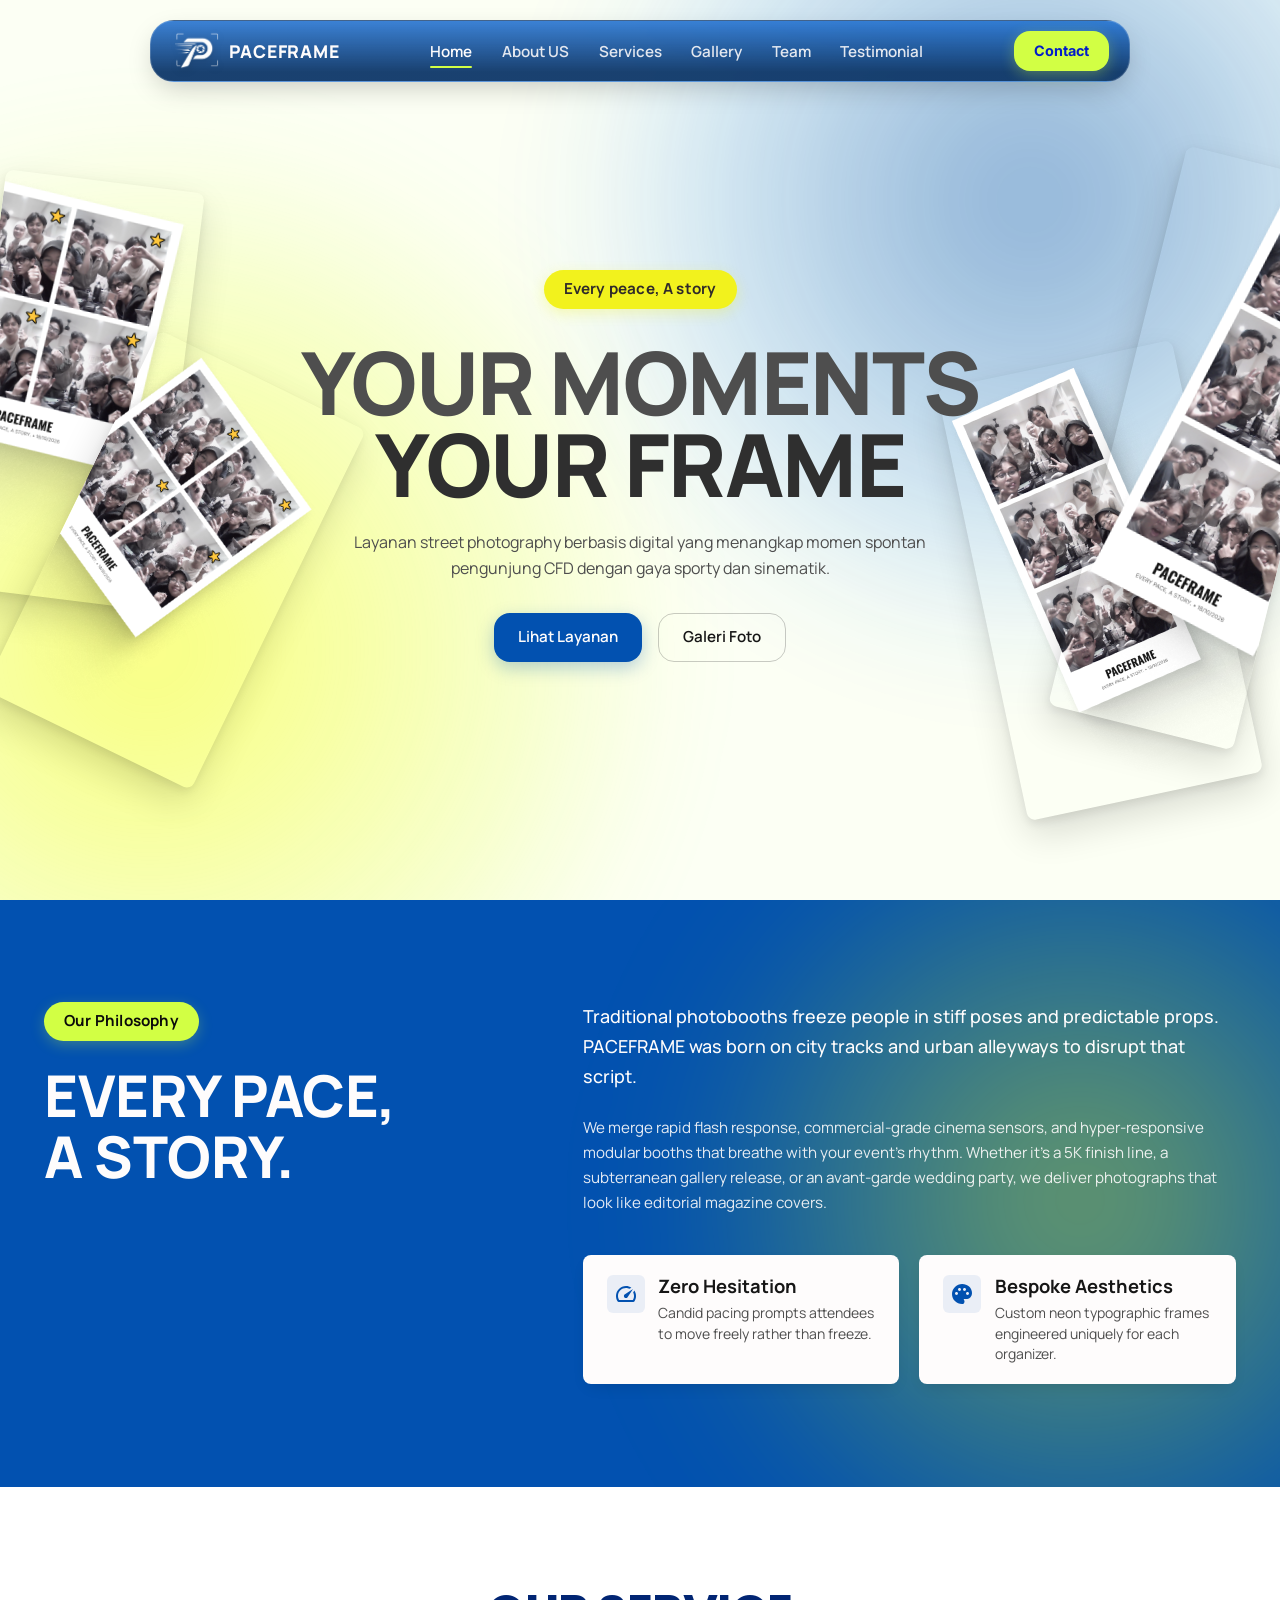
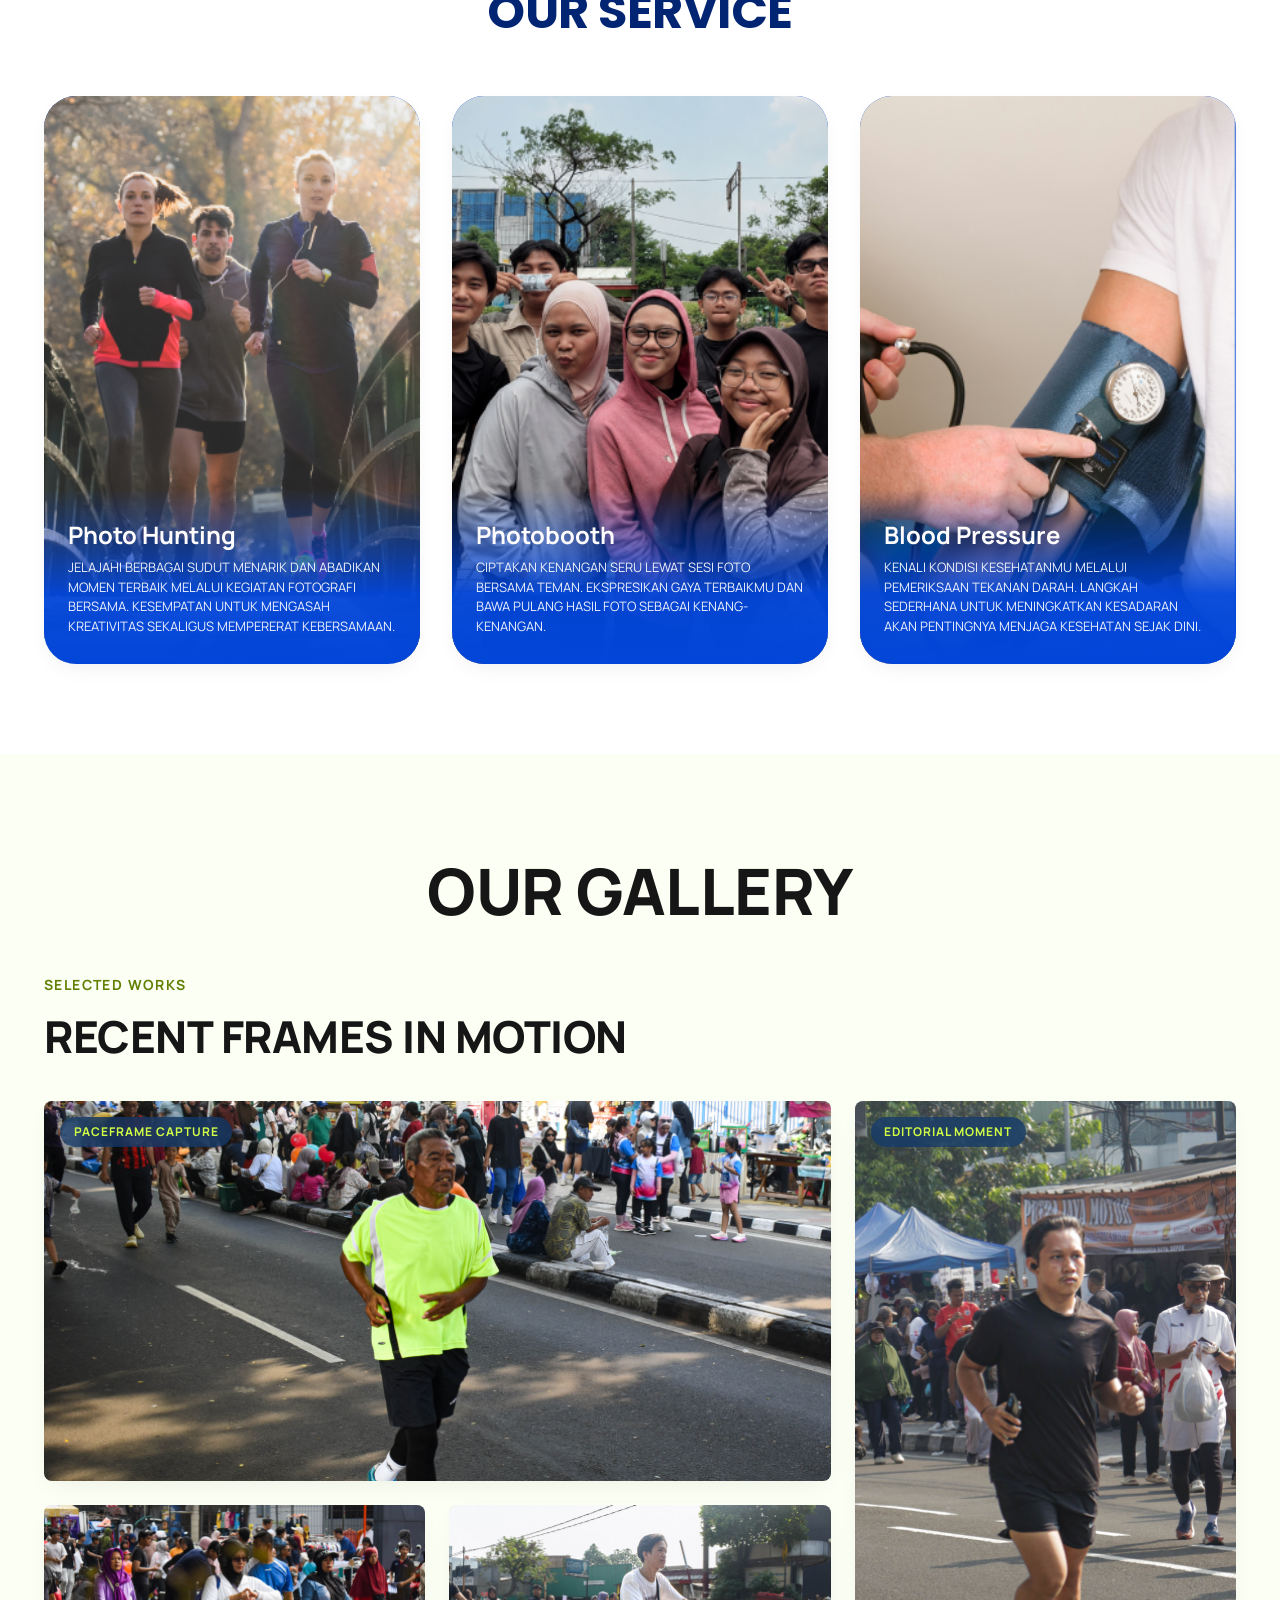
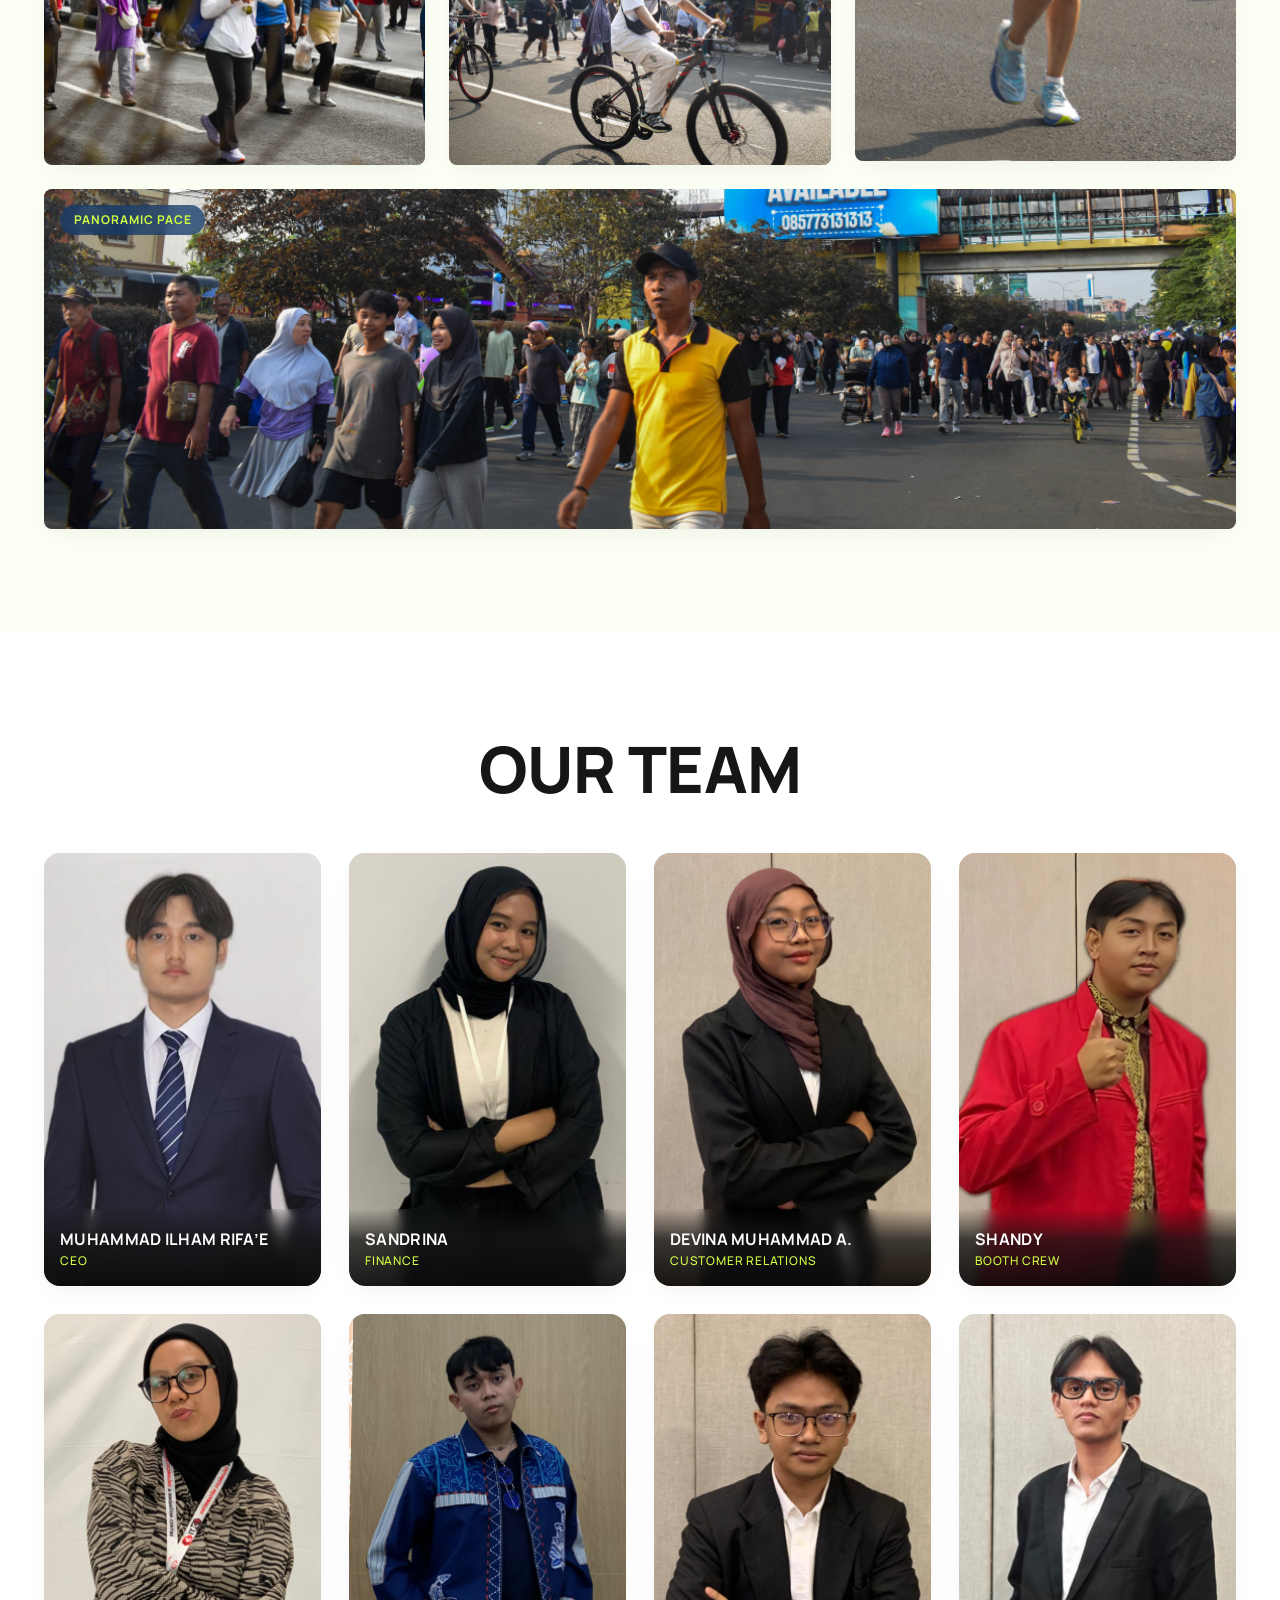
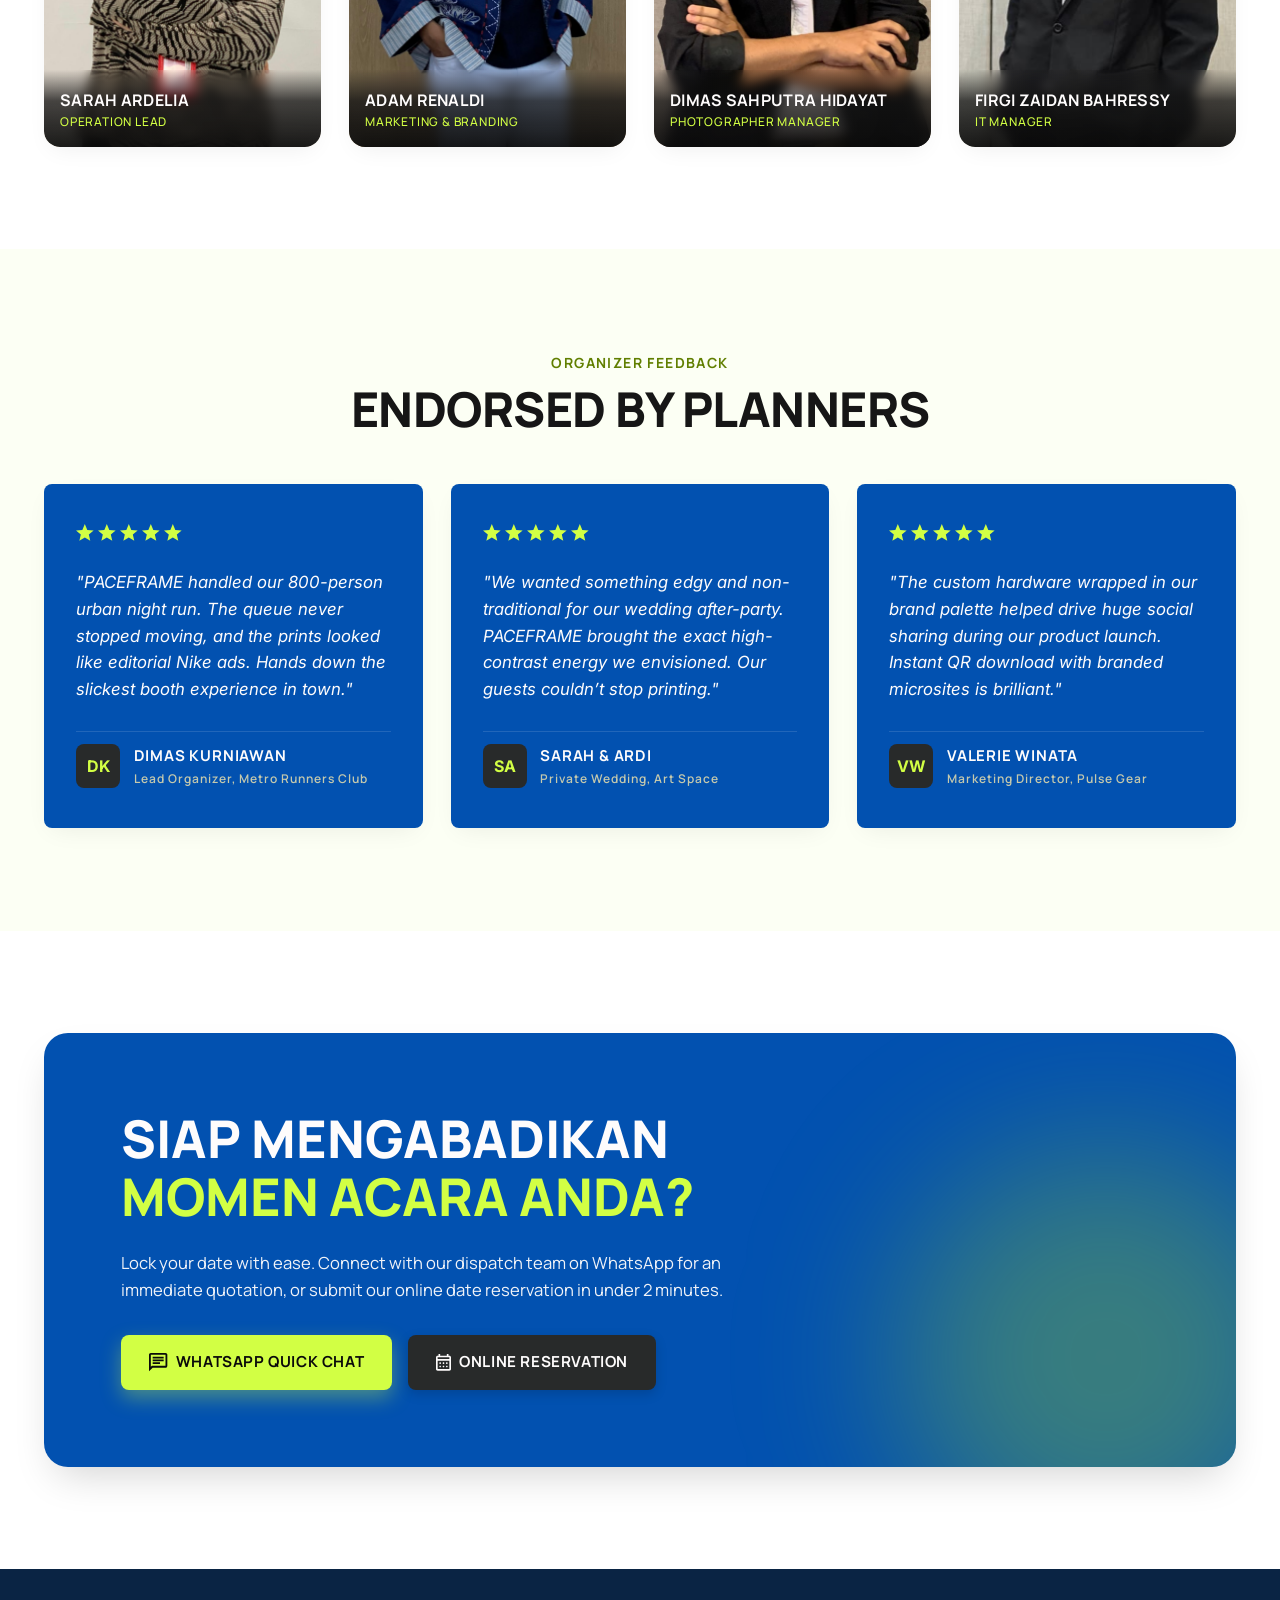
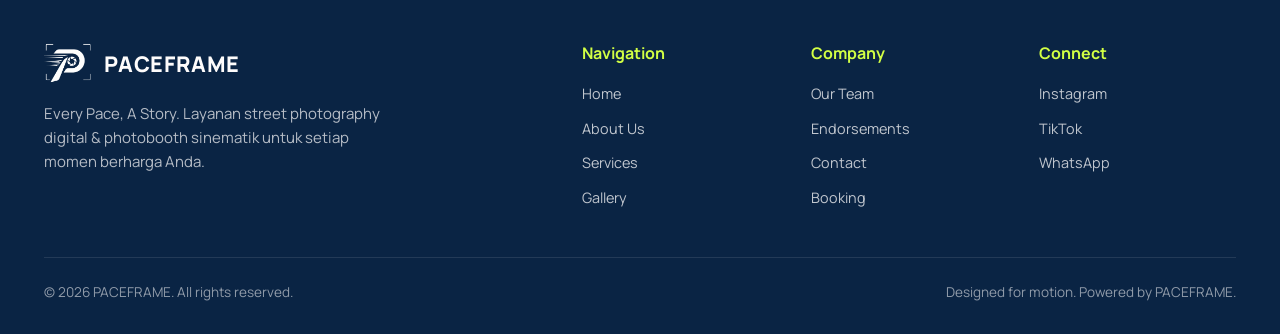
<file: index.html>
<!DOCTYPE html>
<html lang="id">
<head>
  <meta charset="UTF-8">
  <meta name="viewport" content="width=device-width, initial-scale=1.0">
  <title>PACEFRAME — Every Pace, A Story | Street Photography Digital</title>
  <meta name="description" content="Layanan street photography berbasis digital yang menangkap momen spontan pengunjung CFD dengan gaya sporty dan sinematik.">
  
  <!-- Favicon -->
  <link rel="icon" type="image/png" href="assets/images/logo.png">

  <!-- Google Fonts: Manrope, Inter, Poppins -->
  <link rel="preconnect" href="https://fonts.googleapis.com">
  <link rel="preconnect" href="https://fonts.gstatic.com" crossorigin>
  <link href="https://fonts.googleapis.com/css2?family=Inter:ital,wght@0,400;0,600;0,700;1,400&family=Manrope:wght@400;500;600;700;800&family=Poppins:wght@600;700;800&display=swap" rel="stylesheet">

  <!-- Main Stylesheet -->
  <link rel="stylesheet" href="style.css">
</head>
<body>

  <!-- ==================== HEADER & NAVBAR ==================== -->
  <header class="site-header" id="header">
    <nav class="navbar" aria-label="Main Navigation">
      <a href="#home" class="nav-brand" aria-label="PACEFRAME Home">
        <img src="assets/images/logo.png" alt="PACEFRAME Logo" class="brand-logo" width="44" height="40">
        <span class="brand-name">PACEFRAME</span>
      </a>

      <!-- Desktop Nav Links -->
      <div class="nav-menu" id="navMenu">
        <ul class="nav-links">
          <li><a href="#home" class="nav-link active">Home</a></li>
          <li><a href="#about" class="nav-link">About US</a></li>
          <li><a href="#services" class="nav-link">Services</a></li>
          <li><a href="#gallery" class="nav-link">Gallery</a></li>
          <li><a href="#team" class="nav-link">Team</a></li>
          <li><a href="#testimonial" class="nav-link">Testimonial</a></li>
        </ul>
        <div class="mobile-cta-wrapper">
          <a href="#contact" class="btn btn-lime nav-cta-btn">Contact</a>
        </div>
      </div>

      <!-- Desktop CTA Button -->
      <div class="nav-actions">
        <a href="#contact" class="btn btn-lime nav-cta-btn desktop-only">Contact</a>
        <!-- Mobile Hamburger Toggle -->
        <button class="menu-toggle" id="menuToggle" aria-label="Toggle navigation menu" aria-expanded="false" aria-controls="navMenu">
          <span class="bar"></span>
          <span class="bar"></span>
          <span class="bar"></span>
        </button>
      </div>
    </nav>
  </header>

  <!-- ==================== MAIN CONTENT ==================== -->
  <main>

    <!-- ==================== HERO SECTION ==================== -->
    <section class="hero-section" id="home">
      <!-- Ambient Glow Blobs -->
      <div class="ambient-glow glow-blue" aria-hidden="true"></div>
      <div class="ambient-glow glow-lime" aria-hidden="true"></div>

      <!-- Floating Frame Images (Left Flank) -->
      <div class="hero-floating-frames left-frames" aria-hidden="true">
        <div class="floating-card frame-card-1">
          <img src="assets/images/hero-frame-3.png" alt="CFD Runner Snapshot" width="204" height="428" loading="eager">
        </div>
        <div class="floating-card frame-card-2">
          <img src="assets/images/hero-frame-4.png" alt="Street Photography Frame" width="275" height="478" loading="eager">
        </div>
      </div>

      <!-- Hero Main Content -->
      <div class="container hero-container">
        <div class="hero-content">
          <div class="badge-pill badge-hero">
            <span>Every peace, A story</span>
          </div>

          <h1 class="hero-title">
            <span class="title-gray">YOUR MOMENTS</span>
            <span class="title-dark">YOUR FRAME</span>
          </h1>

          <p class="hero-description">
            Layanan street photography berbasis digital yang menangkap momen spontan pengunjung CFD dengan gaya sporty dan sinematik.
          </p>

          <div class="hero-cta-group">
            <a href="#services" class="btn btn-primary">Lihat Layanan</a>
            <a href="#gallery" class="btn btn-outline">Galeri Foto</a>
          </div>
        </div>

        <!-- Mobile/Tablet Hero Showcase Slider -->
        <div class="hero-mobile-showcase">
          <div class="showcase-card">
            <img src="assets/images/hero-frame-4.png" alt="Street Snapshot" loading="eager">
          </div>
          <div class="showcase-card">
            <img src="assets/images/hero-frame-2.png" alt="Paceframe Portrait" loading="eager">
          </div>
          <div class="showcase-card">
            <img src="assets/images/hero-frame-1.png" alt="CFD Frame" loading="eager">
          </div>
        </div>
      </div>

      <!-- Floating Frame Images (Right Flank) -->
      <div class="hero-floating-frames right-frames" aria-hidden="true">
        <div class="floating-card frame-card-3">
          <img src="assets/images/hero-frame-2.png" alt="Urban Runner Moment" width="376" height="691" loading="eager">
        </div>
        <div class="floating-card frame-card-4">
          <img src="assets/images/hero-frame-1.png" alt="Cinematic Frame" width="204" height="618" loading="eager">
        </div>
      </div>
    </section>

    <!-- ==================== PHILOSOPHY SECTION ==================== -->
    <section class="philosophy-section" id="about">
      <div class="philosophy-glow" aria-hidden="true"></div>
      <div class="container philosophy-container">
        
        <!-- Left: Heading & Badge -->
        <div class="philosophy-header">
          <div class="badge-pill badge-lime">Our Philosophy</div>
          <h2 class="philosophy-title">
            EVERY PACE,<br>A STORY.
          </h2>
        </div>

        <!-- Right: Editorial Narrative & Feature Highlights -->
        <div class="philosophy-narrative">
          <p class="lead-text">
            Traditional photobooths freeze people in stiff poses and predictable props. PACEFRAME was born on city tracks and urban alleyways to disrupt that script.
          </p>
          <p class="body-text">
            We merge rapid flash response, commercial-grade cinema sensors, and hyper-responsive modular booths that breathe with your event’s rhythm. Whether it’s a 5K finish line, a subterranean gallery release, or an avant-garde wedding party, we deliver photographs that look like editorial magazine covers.
          </p>

          <!-- Feature Cards -->
          <div class="philosophy-features">
            <!-- Feature 1: Zero Hesitation -->
            <div class="feature-card">
              <div class="feature-icon" aria-hidden="true">
                <svg width="20" height="16" viewBox="0 0 20 16" fill="none" xmlns="http://www.w3.org/2000/svg">
                  <path d="M8.45 11.5C8.85 11.9 9.36667 12.0958 10 12.0875C10.6333 12.0792 11.1 11.85 11.4 11.4L17 3L8.6 8.6C8.15 8.9 7.9125 9.35833 7.8875 9.975C7.8625 10.5917 8.05 11.1 8.45 11.5M10 0C10.9833 0 11.9292 0.1375 12.8375 0.4125C13.7458 0.6875 14.6 1.1 15.4 1.65L13.5 2.85C12.95 2.56667 12.3792 2.35417 11.7875 2.2125C11.1958 2.07083 10.6 2 10 2C7.78333 2 5.89583 2.77917 4.3375 4.3375C2.77917 5.89583 2 7.78333 2 10C2 10.7 2.09583 11.3917 2.2875 12.075C2.47917 12.7583 2.75 13.4 3.1 14H16.9C17.2833 13.3667 17.5625 12.7083 17.7375 12.025C17.9125 11.3417 18 10.6333 18 9.9C18 9.3 17.9292 8.71667 17.7875 8.15C17.6458 7.58333 17.4333 7.03333 17.15 6.5L18.35 4.6C18.85 5.38333 19.2458 6.21667 19.5375 7.1C19.8292 7.98333 19.9833 8.9 20 9.85C20.0167 10.8 19.9083 11.7083 19.675 12.575C19.4417 13.4417 19.1 14.2667 18.65 15.05C18.4667 15.35 18.2167 15.5833 17.9 15.75C17.5833 15.9167 17.25 16 16.9 16H3.1C2.75 16 2.41667 15.9167 2.1 15.75C1.78333 15.5833 1.53333 15.35 1.35 15.05C0.916667 14.3 0.583333 13.5042 0.35 12.6625C0.116667 11.8208 0 10.9333 0 10C0 8.61667 0.2625 7.32083 0.7875 6.1125C1.3125 4.90417 2.02917 3.84583 2.9375 2.9375C3.84583 2.02917 4.90833 1.3125 6.125 0.7875C7.34167 0.2625 8.63333 0 10 0V0M10.175 7.825V7.825" fill="#0251B0"/>
                </svg>
              </div>
              <div class="feature-text">
                <h3 class="feature-title">Zero Hesitation</h3>
                <p class="feature-desc">Candid pacing prompts attendees to move freely rather than freeze.</p>
              </div>
            </div>

            <!-- Feature 2: Bespoke Aesthetics -->
            <div class="feature-card">
              <div class="feature-icon" aria-hidden="true">
                <svg width="20" height="20" viewBox="0 0 20 20" fill="none" xmlns="http://www.w3.org/2000/svg">
                  <path d="M10 20C8.63333 20 7.34167 19.7375 6.125 19.2125C4.90833 18.6875 3.84583 17.9708 2.9375 17.0625C2.02917 16.1542 1.3125 15.0917 0.7875 13.875C0.2625 12.6583 0 11.3667 0 10C0 8.61667 0.270833 7.31667 0.8125 6.1C1.35417 4.88333 2.0875 3.825 3.0125 2.925C3.9375 2.025 5.01667 1.3125 6.25 0.7875C7.48333 0.2625 8.8 0 10.2 0C11.5333 0 12.7917 0.229167 13.975 0.6875C15.1583 1.14583 16.1958 1.77917 17.0875 2.5875C17.9792 3.39583 18.6875 4.35417 19.2125 5.4625C19.7375 6.57083 20 7.76667 20 9.05C20 10.9667 19.4167 12.4375 18.25 13.4625C17.0833 14.4875 15.6667 15 14 15H12.15C12 15 11.8958 15.0417 11.8375 15.125C11.7792 15.2083 11.75 15.3 11.75 15.4C11.75 15.6 11.875 15.8875 12.125 16.2625C12.375 16.6375 12.5 17.0667 12.5 17.55C12.5 18.3833 12.2708 19 11.8125 19.4C11.3542 19.8 10.75 20 10 20M4.5 11C4.93333 11 5.29167 10.8583 5.575 10.575C5.85833 10.2917 6 9.93333 6 9.5C6 9.06667 5.85833 8.70833 5.575 8.425C5.29167 8.14167 4.93333 8 4.5 8C4.06667 8 3.70833 8.14167 3.425 8.425C3.14167 8.70833 3 9.06667 3 9.5C3 9.93333 3.14167 10.2917 3.425 10.575C3.70833 10.8583 4.06667 11 4.5 11M7.5 7C7.93333 7 8.29167 6.85833 8.575 6.575C8.85833 6.29167 9 5.93333 9 5.5C9 5.06667 8.85833 4.70833 8.575 4.425C8.29167 4.14167 7.93333 4 7.5 4C7.06667 4 6.70833 4.14167 6.425 4.425C6.14167 4.70833 6 5.06667 6 5.5C6 5.93333 6.14167 6.29167 6.425 6.575C6.70833 6.85833 7.06667 7 7.5 7M12.5 7C12.9333 7 13.2917 6.85833 13.575 6.575C13.8583 6.29167 14 5.93333 14 5.5C14 5.06667 13.8583 4.70833 13.575 4.425C13.2917 4.14167 12.9333 4 12.5 4C12.0667 4 11.7083 4.14167 11.425 4.425C11.1417 4.70833 11 5.06667 11 5.5C11 5.93333 11.1417 6.29167 11.425 6.575C11.7083 6.85833 12.0667 7 12.5 7M15.5 11C15.9333 11 16.2917 10.8583 16.575 10.575C16.8583 10.2917 17 9.93333 17 9.5C17 9.06667 16.8583 8.70833 16.575 8.425C16.2917 8.14167 15.9333 8 15.5 8C15.0667 8 14.7083 8.14167 14.425 8.425C14.1417 8.70833 14 9.06667 14 9.5C14 9.93333 14.1417 10.2917 14.425 10.575C14.7083 10.8583 15.0667 11 15.5 11" fill="#0251B0"/>
                </svg>
              </div>
              <div class="feature-text">
                <h3 class="feature-title">Bespoke Aesthetics</h3>
                <p class="feature-desc">Custom neon typographic frames engineered uniquely for each organizer.</p>
              </div>
            </div>
          </div>
        </div>

      </div>
    </section>

    <!-- ==================== SERVICES SECTION ==================== -->
    <section class="services-section" id="services">
      <div class="container">
        <div class="section-title-wrap text-center">
          <h2 class="section-heading-blue">OUR SERVICE</h2>
        </div>

        <div class="services-grid">
          <!-- Service Card 1: Photo Hunting -->
          <article class="service-card">
            <div class="service-image-wrap">
              <img src="assets/images/service-hunting.png" alt="Photo Hunting Service" loading="lazy" width="292" height="441">
              <div class="service-overlay">
                <h3 class="service-title">Photo Hunting</h3>
                <p class="service-desc">
                  Jelajahi berbagai sudut menarik dan abadikan momen terbaik melalui kegiatan fotografi bersama. Kesempatan untuk mengasah kreativitas sekaligus mempererat kebersamaan.
                </p>
              </div>
            </div>
          </article>

          <!-- Service Card 2: Photobooth -->
          <article class="service-card">
            <div class="service-image-wrap">
              <img src="assets/images/service-photobooth.png" alt="Photobooth Service" loading="lazy" width="292" height="441">
              <div class="service-overlay">
                <h3 class="service-title">Photobooth</h3>
                <p class="service-desc">
                  Ciptakan kenangan seru lewat sesi foto bersama teman. Ekspresikan gaya terbaikmu dan bawa pulang hasil foto sebagai kenang-kenangan.
                </p>
              </div>
            </div>
          </article>

          <!-- Service Card 3: Blood Pressure -->
          <article class="service-card">
            <div class="service-image-wrap">
              <img src="assets/images/service-health.png" alt="Blood Pressure Check Service" loading="lazy" width="292" height="441">
              <div class="service-overlay">
                <h3 class="service-title">Blood Pressure</h3>
                <p class="service-desc">
                  Kenali kondisi kesehatanmu melalui pemeriksaan tekanan darah. Langkah sederhana untuk meningkatkan kesadaran akan pentingnya menjaga kesehatan sejak dini.
                </p>
              </div>
            </div>
          </article>
        </div>
      </div>
    </section>

    <!-- ==================== GALLERY SECTION (BENTO GRID) ==================== -->
    <section class="gallery-section" id="gallery">
      <div class="container">
        <!-- Section Header -->
        <div class="section-title-wrap text-center">
          <h2 class="section-title-lg">OUR GALLERY</h2>
        </div>

        <div class="gallery-intro">
          <span class="subheading-lime">SELECTED WORKS</span>
          <h3 class="gallery-subtitle">RECENT FRAMES IN MOTION</h3>
        </div>

        <!-- Bento Grid -->
        <div class="bento-gallery">
          <!-- Item 1: Wide Top Left -->
          <div class="bento-item bento-item-1">
            <img src="assets/images/gallery-1.png" alt="Runner in motion at CFD" loading="lazy">
            <div class="bento-badge">PACEFRAME CAPTURE</div>
          </div>

          <!-- Item 2: Tall Right -->
          <div class="bento-item bento-item-2">
            <img src="assets/images/gallery-2.png" alt="Portrait motion frame" loading="lazy">
            <div class="bento-badge">EDITORIAL MOMENT</div>
          </div>

          <!-- Item 3: Medium Bottom Mid-Left -->
          <div class="bento-item bento-item-3">
            <img src="assets/images/gallery-3.png" alt="Street candid shot" loading="lazy">
          </div>

          <!-- Item 4: Medium Bottom Mid-Right -->
          <div class="bento-item bento-item-4">
            <img src="assets/images/gallery-4.png" alt="Urban run finish" loading="lazy">
          </div>

          <!-- Item 5: Full Width Panoramic Banner -->
          <div class="bento-item bento-item-5">
            <img src="assets/images/gallery-5.png" alt="City bridge marathon panorama" loading="lazy">
            <div class="bento-badge">PANORAMIC PACE</div>
          </div>
        </div>
      </div>
    </section>

    <!-- ==================== TEAM SECTION ==================== -->
    <section class="team-section" id="team">
      <div class="container">
        <div class="section-title-wrap text-center">
          <h2 class="section-title-lg">OUR TEAM</h2>
        </div>

        <div class="team-grid">
          <!-- Member 1: Ilham (CEO) -->
          <div class="team-card">
            <div class="team-image-wrap">
              <img src="assets/images/team-ilham.png" alt="Muhammad Ilham Rifa’e - CEO" loading="lazy" width="275" height="469">
              <div class="team-info-banner">
                <h3 class="team-name">MUHAMMAD ILHAM RIFA’E</h3>
                <span class="team-role">CEO</span>
              </div>
            </div>
          </div>

          <!-- Member 2: Sandrina (Finance) -->
          <div class="team-card">
            <div class="team-image-wrap">
              <img src="assets/images/team-sandrina.png" alt="Sandrina - Finance" loading="lazy" width="275" height="469">
              <div class="team-info-banner">
                <h3 class="team-name">SANDRINA</h3>
                <span class="team-role">FINANCE</span>
              </div>
            </div>
          </div>

          <!-- Member 3: Devina (Customer Relations) -->
          <div class="team-card">
            <div class="team-image-wrap">
              <img src="assets/images/team-devina.png" alt="Devina Muhammad A. - Customer Relations" loading="lazy" width="275" height="469">
              <div class="team-info-banner">
                <h3 class="team-name">DEVINA MUHAMMAD A.</h3>
                <span class="team-role">CUSTOMER RELATIONS</span>
              </div>
            </div>
          </div>

          <!-- Member 4: Shandy (Booth Crew) -->
          <div class="team-card">
            <div class="team-image-wrap">
              <img src="assets/images/team-shandy.png" alt="Shandy - Booth Crew" loading="lazy" width="275" height="469">
              <div class="team-info-banner">
                <h3 class="team-name">SHANDY</h3>
                <span class="team-role">BOOTH CREW</span>
              </div>
            </div>
          </div>

          <!-- Member 5: Sarah (Operation Lead) -->
          <div class="team-card">
            <div class="team-image-wrap">
              <img src="assets/images/team-sarah.png" alt="Sarah Ardelia - Operation Lead" loading="lazy" width="275" height="469">
              <div class="team-info-banner">
                <h3 class="team-name">SARAH ARDELIA</h3>
                <span class="team-role">OPERATION LEAD</span>
              </div>
            </div>
          </div>

          <!-- Member 6: Adam (Marketing & Branding) -->
          <div class="team-card">
            <div class="team-image-wrap">
              <img src="assets/images/team-adam.png" alt="Adam Renaldi - Marketing & Branding" loading="lazy" width="275" height="469">
              <div class="team-info-banner">
                <h3 class="team-name">ADAM RENALDI</h3>
                <span class="team-role">MARKETING & BRANDING</span>
              </div>
            </div>
          </div>

          <!-- Member 7: Dimas (Photographer Manager) -->
          <div class="team-card">
            <div class="team-image-wrap">
              <img src="assets/images/team-dimas.png" alt="Dimas Sahputra Hidayat - Photographer Manager" loading="lazy" width="275" height="469">
              <div class="team-info-banner">
                <h3 class="team-name">DIMAS SAHPUTRA HIDAYAT</h3>
                <span class="team-role">PHOTOGRAPHER MANAGER</span>
              </div>
            </div>
          </div>

          <!-- Member 8: Firgi (IT Manager) -->
          <div class="team-card">
            <div class="team-image-wrap">
              <img src="assets/images/team-firgi.png" alt="Firgi Zaidan Bahressy - IT Manager" loading="lazy" width="275" height="469">
              <div class="team-info-banner">
                <h3 class="team-name">FIRGI ZAIDAN BAHRESSY</h3>
                <span class="team-role">IT MANAGER</span>
              </div>
            </div>
          </div>
        </div>
      </div>
    </section>

    <!-- ==================== TESTIMONIALS SECTION ==================== -->
    <section class="testimonial-section" id="testimonial">
      <div class="container">
        <!-- Section Header -->
        <div class="section-title-wrap text-center">
          <span class="subheading-lime">ORGANIZER FEEDBACK</span>
          <h2 class="section-title-dark">ENDORSED BY PLANNERS</h2>
        </div>

        <div class="testimonials-grid">
          <!-- Testimonial 1 -->
          <div class="testimonial-card">
            <!-- 5 Star Rating -->
            <div class="star-rating" aria-label="5 out of 5 stars">
              <svg width="17" height="16" viewBox="0 0 17 16" fill="none"><path d="M3.1875 15.8333L4.54167 9.97917L0 6.04167L6 5.52083L8.33333 0L10.6667 5.52083L16.6667 6.04167L12.125 9.97917L13.4792 15.8333L8.33333 12.7292L3.1875 15.8333V15.8333" fill="#D2FF44"/></svg>
              <svg width="17" height="16" viewBox="0 0 17 16" fill="none"><path d="M3.1875 15.8333L4.54167 9.97917L0 6.04167L6 5.52083L8.33333 0L10.6667 5.52083L16.6667 6.04167L12.125 9.97917L13.4792 15.8333L8.33333 12.7292L3.1875 15.8333V15.8333" fill="#D2FF44"/></svg>
              <svg width="17" height="16" viewBox="0 0 17 16" fill="none"><path d="M3.1875 15.8333L4.54167 9.97917L0 6.04167L6 5.52083L8.33333 0L10.6667 5.52083L16.6667 6.04167L12.125 9.97917L13.4792 15.8333L8.33333 12.7292L3.1875 15.8333V15.8333" fill="#D2FF44"/></svg>
              <svg width="17" height="16" viewBox="0 0 17 16" fill="none"><path d="M3.1875 15.8333L4.54167 9.97917L0 6.04167L6 5.52083L8.33333 0L10.6667 5.52083L16.6667 6.04167L12.125 9.97917L13.4792 15.8333L8.33333 12.7292L3.1875 15.8333V15.8333" fill="#D2FF44"/></svg>
              <svg width="17" height="16" viewBox="0 0 17 16" fill="none"><path d="M3.1875 15.8333L4.54167 9.97917L0 6.04167L6 5.52083L8.33333 0L10.6667 5.52083L16.6667 6.04167L12.125 9.97917L13.4792 15.8333L8.33333 12.7292L3.1875 15.8333V15.8333" fill="#D2FF44"/></svg>
            </div>

            <!-- Quote Text -->
            <blockquote class="testimonial-quote">
              "PACEFRAME handled our 800-person urban night run. The queue never stopped moving, and the prints looked like editorial Nike ads. Hands down the slickest booth experience in town."
            </blockquote>

            <!-- Author Info -->
            <div class="testimonial-author">
              <div class="author-avatar" aria-hidden="true">DK</div>
              <div class="author-details">
                <h4 class="author-name">DIMAS KURNIAWAN</h4>
                <span class="author-role">Lead Organizer, Metro Runners Club</span>
              </div>
            </div>
          </div>

          <!-- Testimonial 2 -->
          <div class="testimonial-card">
            <!-- 5 Star Rating -->
            <div class="star-rating" aria-label="5 out of 5 stars">
              <svg width="17" height="16" viewBox="0 0 17 16" fill="none"><path d="M3.1875 15.8333L4.54167 9.97917L0 6.04167L6 5.52083L8.33333 0L10.6667 5.52083L16.6667 6.04167L12.125 9.97917L13.4792 15.8333L8.33333 12.7292L3.1875 15.8333V15.8333" fill="#D2FF44"/></svg>
              <svg width="17" height="16" viewBox="0 0 17 16" fill="none"><path d="M3.1875 15.8333L4.54167 9.97917L0 6.04167L6 5.52083L8.33333 0L10.6667 5.52083L16.6667 6.04167L12.125 9.97917L13.4792 15.8333L8.33333 12.7292L3.1875 15.8333V15.8333" fill="#D2FF44"/></svg>
              <svg width="17" height="16" viewBox="0 0 17 16" fill="none"><path d="M3.1875 15.8333L4.54167 9.97917L0 6.04167L6 5.52083L8.33333 0L10.6667 5.52083L16.6667 6.04167L12.125 9.97917L13.4792 15.8333L8.33333 12.7292L3.1875 15.8333V15.8333" fill="#D2FF44"/></svg>
              <svg width="17" height="16" viewBox="0 0 17 16" fill="none"><path d="M3.1875 15.8333L4.54167 9.97917L0 6.04167L6 5.52083L8.33333 0L10.6667 5.52083L16.6667 6.04167L12.125 9.97917L13.4792 15.8333L8.33333 12.7292L3.1875 15.8333V15.8333" fill="#D2FF44"/></svg>
              <svg width="17" height="16" viewBox="0 0 17 16" fill="none"><path d="M3.1875 15.8333L4.54167 9.97917L0 6.04167L6 5.52083L8.33333 0L10.6667 5.52083L16.6667 6.04167L12.125 9.97917L13.4792 15.8333L8.33333 12.7292L3.1875 15.8333V15.8333" fill="#D2FF44"/></svg>
            </div>

            <!-- Quote Text -->
            <blockquote class="testimonial-quote">
              "We wanted something edgy and non-traditional for our wedding after-party. PACEFRAME brought the exact high-contrast energy we envisioned. Our guests couldn’t stop printing."
            </blockquote>

            <!-- Author Info -->
            <div class="testimonial-author">
              <div class="author-avatar" aria-hidden="true">SA</div>
              <div class="author-details">
                <h4 class="author-name">SARAH & ARDI</h4>
                <span class="author-role">Private Wedding, Art Space</span>
              </div>
            </div>
          </div>

          <!-- Testimonial 3 -->
          <div class="testimonial-card">
            <!-- 5 Star Rating -->
            <div class="star-rating" aria-label="5 out of 5 stars">
              <svg width="17" height="16" viewBox="0 0 17 16" fill="none"><path d="M3.1875 15.8333L4.54167 9.97917L0 6.04167L6 5.52083L8.33333 0L10.6667 5.52083L16.6667 6.04167L12.125 9.97917L13.4792 15.8333L8.33333 12.7292L3.1875 15.8333V15.8333" fill="#D2FF44"/></svg>
              <svg width="17" height="16" viewBox="0 0 17 16" fill="none"><path d="M3.1875 15.8333L4.54167 9.97917L0 6.04167L6 5.52083L8.33333 0L10.6667 5.52083L16.6667 6.04167L12.125 9.97917L13.4792 15.8333L8.33333 12.7292L3.1875 15.8333V15.8333" fill="#D2FF44"/></svg>
              <svg width="17" height="16" viewBox="0 0 17 16" fill="none"><path d="M3.1875 15.8333L4.54167 9.97917L0 6.04167L6 5.52083L8.33333 0L10.6667 5.52083L16.6667 6.04167L12.125 9.97917L13.4792 15.8333L8.33333 12.7292L3.1875 15.8333V15.8333" fill="#D2FF44"/></svg>
              <svg width="17" height="16" viewBox="0 0 17 16" fill="none"><path d="M3.1875 15.8333L4.54167 9.97917L0 6.04167L6 5.52083L8.33333 0L10.6667 5.52083L16.6667 6.04167L12.125 9.97917L13.4792 15.8333L8.33333 12.7292L3.1875 15.8333V15.8333" fill="#D2FF44"/></svg>
              <svg width="17" height="16" viewBox="0 0 17 16" fill="none"><path d="M3.1875 15.8333L4.54167 9.97917L0 6.04167L6 5.52083L8.33333 0L10.6667 5.52083L16.6667 6.04167L12.125 9.97917L13.4792 15.8333L8.33333 12.7292L3.1875 15.8333V15.8333" fill="#D2FF44"/></svg>
            </div>

            <!-- Quote Text -->
            <blockquote class="testimonial-quote">
              "The custom hardware wrapped in our brand palette helped drive huge social sharing during our product launch. Instant QR download with branded microsites is brilliant."
            </blockquote>

            <!-- Author Info -->
            <div class="testimonial-author">
              <div class="author-avatar" aria-hidden="true">VW</div>
              <div class="author-details">
                <h4 class="author-name">VALERIE WINATA</h4>
                <span class="author-role">Marketing Director, Pulse Gear</span>
              </div>
            </div>
          </div>
        </div>
      </div>
    </section>

    <!-- ==================== CALL TO ACTION / CONTACT SECTION ==================== -->
    <section class="cta-section" id="contact">
      <div class="container">
        <div class="cta-banner">
          <div class="cta-accent-glow" aria-hidden="true"></div>
          
          <div class="cta-content">
            <h2 class="cta-headline">
              <span>SIAP MENGABADIKAN</span>
              <span class="text-lime">MOMEN ACARA ANDA?</span>
            </h2>

            <p class="cta-desc">
              Lock your date with ease. Connect with our dispatch team on WhatsApp for an immediate quotation, or submit our online date reservation in under 2 minutes.
            </p>

            <div class="cta-buttons">
              <!-- WhatsApp Action -->
              <a href="https://wa.me/" target="_blank" rel="noopener noreferrer" class="btn btn-cta-whatsapp">
                <svg width="19" height="19" viewBox="0 0 19 19" fill="none" aria-hidden="true">
                  <path d="M3.66667 11H11V9.16667H3.66667V11M3.66667 8.25H14.6667V6.41667H3.66667V8.25M3.66667 5.5H14.6667V3.66667H3.66667V5.5M0 18.3333V1.83333C0 1.32917 0.179514 0.897569 0.538542 0.538542C0.897569 0.179514 1.32917 0 1.83333 0H16.5C17.0042 0 17.4358 0.179514 17.7948 0.538542C18.1538 0.897569 18.3333 1.32917 18.3333 1.83333V12.8333C18.3333 13.3375 18.1538 13.7691 17.7948 14.1281C17.4358 14.4872 17.0042 14.6667 16.5 14.6667H3.66667L0 18.3333M2.8875 12.8333H16.5V1.83333H1.83333V13.8646L2.8875 12.8333Z" fill="#0A0A0A"/>
                </svg>
                <span>WHATSAPP QUICK CHAT</span>
              </a>

              <!-- Online Reservation Action -->
              <a href="#reservation" class="btn btn-cta-reservation">
                <svg width="15" height="17" viewBox="0 0 15 17" fill="none" aria-hidden="true">
                  <path d="M1.66667 16.6667C1.20833 16.6667 0.815972 16.5035 0.489583 16.1771C0.163194 15.8507 0 15.4583 0 15V3.33333C0 2.875 0.163194 2.48264 0.489583 2.15625C0.815972 1.82986 1.20833 1.66667 1.66667 1.66667H2.5V0H4.16667V1.66667H10.8333V0H12.5V1.66667H13.3333C13.7917 1.66667 14.184 1.82986 14.5104 2.15625C14.8368 2.48264 15 2.875 15 3.33333V15C15 15.4583 14.8368 15.8507 14.5104 16.1771C14.184 16.5035 13.7917 16.6667 13.3333 16.6667H1.66667ZM1.66667 15H13.3333V6.66667H1.66667V15ZM1.66667 5H13.3333V3.33333H1.66667V5ZM7.5 10C7.26389 10 7.06597 9.92014 6.90625 9.76042C6.74653 9.60069 6.66667 9.40278 6.66667 9.16667C6.66667 8.93056 6.74653 8.73264 6.90625 8.57292C7.06597 8.41319 7.26389 8.33333 7.5 8.33333C7.73611 8.33333 7.93403 8.41319 8.09375 8.57292C8.25347 8.73264 8.33333 8.93056 8.33333 9.16667C8.33333 9.40278 8.25347 9.60069 8.09375 9.76042C7.93403 9.92014 7.73611 10 7.5 10ZM4.16667 10C3.93056 10 3.73264 9.92014 3.57292 9.76042C3.41319 9.60069 3.33333 9.40278 3.33333 9.16667C3.33333 8.93056 3.41319 8.73264 3.57292 8.57292C3.73264 8.41319 3.93056 8.33333 4.16667 8.33333C4.40278 8.33333 4.60069 8.41319 4.76042 8.57292C4.92014 8.73264 5 8.93056 5 9.16667C5 9.40278 4.92014 9.60069 4.76042 9.76042C4.60069 9.92014 4.40278 10 4.16667 10ZM10.8333 10C10.5972 10 10.3993 9.92014 10.2396 9.76042C10.0799 9.60069 10 9.40278 10 9.16667C10 8.93056 10.0799 8.73264 10.2396 8.57292C10.3993 8.41319 10.5972 8.33333 10.8333 8.33333C11.0694 8.33333 11.2674 8.41319 11.4271 8.57292C11.5868 8.73264 11.6667 8.93056 11.6667 9.16667C11.6667 9.40278 11.5868 9.60069 11.4271 9.76042C11.2674 9.92014 11.0694 10 10.8333 10ZM7.5 13.3333C7.26389 13.3333 7.06597 13.2535 6.90625 13.0938C6.74653 12.934 6.66667 12.7361 6.66667 12.5C6.66667 12.2639 6.74653 12.066 6.90625 11.9062C7.06597 11.7465 7.26389 11.6667 7.5 11.6667C7.73611 11.6667 7.93403 11.7465 8.09375 11.9062C8.25347 12.066 8.33333 12.2639 8.33333 12.5C8.33333 12.7361 8.25347 12.934 8.09375 13.0938C7.93403 13.2535 7.73611 13.3333 7.5 13.3333ZM4.16667 13.3333C3.93056 13.3333 3.73264 13.2535 3.57292 13.0938C3.41319 12.934 3.33333 12.7361 3.33333 12.5C3.33333 12.2639 3.41319 12.066 3.57292 11.9062C3.73264 11.7465 3.93056 11.6667 4.16667 11.6667C4.40278 11.6667 4.60069 11.7465 4.76042 11.9062C4.92014 12.066 5 12.2639 5 12.5C5 12.7361 4.92014 12.934 4.76042 13.0938C4.60069 13.2535 4.40278 13.3333 4.16667 13.3333ZM10.8333 13.3333C10.5972 13.3333 10.3993 13.2535 10.2396 13.0938C10.0799 12.934 10 12.7361 10 12.5C10 12.2639 10.0799 12.066 10.2396 11.9062C10.3993 11.7465 10.5972 11.6667 10.8333 11.6667C11.0694 11.6667 11.2674 11.7465 11.4271 11.9062C11.5868 12.066 11.6667 12.2639 11.6667 12.5C11.6667 12.7361 11.5868 12.934 11.4271 13.0938C11.2674 13.2535 11.0694 13.3333 10.8333 13.3333Z" fill="#FEFCFC"/>
                </svg>
                <span>ONLINE RESERVATION</span>
              </a>
            </div>
          </div>
        </div>
      </div>
    </section>

  </main>

  <!-- ==================== FOOTER ==================== -->
  <footer class="site-footer">
    <div class="container footer-container">
      <div class="footer-top">
        <div class="footer-brand">
          <div class="footer-logo">
            <img src="assets/images/logo.png" alt="PACEFRAME Logo" width="48" height="44">
            <span class="footer-brand-title">PACEFRAME</span>
          </div>
          <p class="footer-tagline">
            Every Pace, A Story. Layanan street photography digital & photobooth sinematik untuk setiap momen berharga Anda.
          </p>
        </div>

        <div class="footer-links-group">
          <div class="footer-col">
            <h4 class="footer-heading">Navigation</h4>
            <ul class="footer-nav">
              <li><a href="#home">Home</a></li>
              <li><a href="#about">About Us</a></li>
              <li><a href="#services">Services</a></li>
              <li><a href="#gallery">Gallery</a></li>
            </ul>
          </div>

          <div class="footer-col">
            <h4 class="footer-heading">Company</h4>
            <ul class="footer-nav">
              <li><a href="#team">Our Team</a></li>
              <li><a href="#testimonial">Endorsements</a></li>
              <li><a href="#contact">Contact</a></li>
              <li><a href="#contact">Booking</a></li>
            </ul>
          </div>

          <div class="footer-col">
            <h4 class="footer-heading">Connect</h4>
            <ul class="footer-nav">
              <li><a href="https://instagram.com" target="_blank" rel="noopener noreferrer">Instagram</a></li>
              <li><a href="https://tiktok.com" target="_blank" rel="noopener noreferrer">TikTok</a></li>
              <li><a href="https://wa.me/" target="_blank" rel="noopener noreferrer">WhatsApp</a></li>
            </ul>
          </div>
        </div>
      </div>

      <div class="footer-bottom">
        <p>&copy; 2026 PACEFRAME. All rights reserved.</p>
        <div class="footer-legal">
          <span>Designed for motion. Powered by PACEFRAME.</span>
        </div>
      </div>
    </div>
  </footer>

  <!-- Main JavaScript File -->
  <script src="script.js"></script>
</body>
</html>
</file>
<file: style.css>
/* ==========================================================================
   PACEFRAME — MODERN DESIGN SYSTEM & RESPONSIVE STYLESHEET
   Brand Colors: Electric Blue, High-Voltage Lime, Dark Charcoal, Warm Off-White
   Typography: Manrope (Primary), Inter (Secondary), Poppins (Display)
   ========================================================================== */

/* --------------------------------------------------------------------------
   1. CSS Custom Properties (Design Tokens)
   -------------------------------------------------------------------------- */
:root {
  /* Brand Color Palette */
  --color-bg-base: #FCFFF4;
  --color-primary: #0251B0;
  --color-primary-dark: #013B82;
  --color-primary-light: #0B79FF;
  --color-navy: #10396A;
  --color-navy-dark: #0A2444;
  --color-lime: #D2FF44;
  --color-lime-bright: #F2F21D;
  --color-lime-dark: #617F00;
  --color-lime-muted: #C5C9AD;
  
  /* Neutral Palette */
  --color-white: #FEFCFC;
  --color-white-pure: #FFFFFF;
  --color-text-dark: #161616;
  --color-text-body: #2F2F2F;
  --color-text-muted: #4E4E4E;
  --color-text-light: #7E7E7E;
  --color-surface-dark: #282A2A;
  --color-surface-card: #FFFFFF;
  --color-gray-light: #EFEFEF;

  /* Typography */
  --font-primary: 'Manrope', -apple-system, BlinkMacSystemFont, 'Segoe UI', Roboto, sans-serif;
  --font-secondary: 'Inter', -apple-system, BlinkMacSystemFont, sans-serif;
  --font-heading: 'Poppins', 'Manrope', sans-serif;

  /* Spacing Scale */
  --space-xs: 0.5rem;    /* 8px */
  --space-sm: 0.75rem;   /* 12px */
  --space-md: 1rem;      /* 16px */
  --space-lg: 1.5rem;    /* 24px */
  --space-xl: 2rem;      /* 32px */
  --space-2xl: 3rem;     /* 48px */
  --space-3xl: 4.5rem;   /* 72px */
  --space-4xl: 6rem;     /* 96px */

  /* Border Radii */
  --radius-sm: 8px;
  --radius-md: 16px;
  --radius-lg: 24px;
  --radius-xl: 32px;
  --radius-pill: 9999px;

  /* Elevation Shadows */
  --shadow-subtle: 0 4px 12px rgba(0, 0, 0, 0.04);
  --shadow-card: 0 8px 24px -8px rgba(0, 0, 0, 0.08);
  --shadow-elevated: 0 16px 36px -10px rgba(0, 0, 0, 0.12);
  --shadow-floating: 0 20px 48px -12px rgba(2, 81, 176, 0.25);
  --shadow-lime: 0 10px 24px -6px rgba(210, 255, 68, 0.35);

  /* Transitions */
  --transition-fast: 0.18s cubic-bezier(0.4, 0, 0.2, 1);
  --transition-normal: 0.28s cubic-bezier(0.4, 0, 0.2, 1);
  --transition-bounce: 0.4s cubic-bezier(0.34, 1.56, 0.64, 1);

  /* Layout Container Max-Width */
  --container-max: 1240px;
}

/* --------------------------------------------------------------------------
   2. CSS Reset & Base Rules
   -------------------------------------------------------------------------- */
*,
*::before,
*::after {
  box-sizing: border-box;
  margin: 0;
  padding: 0;
}

html {
  scroll-behavior: smooth;
  -webkit-text-size-adjust: 100%;
  font-size: 16px;
}

body {
  font-family: var(--font-primary);
  background-color: var(--color-bg-base);
  color: var(--color-text-body);
  line-height: 1.5;
  overflow-x: hidden;
  -webkit-font-smoothing: antialiased;
  -moz-osx-font-smoothing: grayscale;
}

img, svg {
  display: block;
  max-width: 100%;
  height: auto;
}

a {
  color: inherit;
  text-decoration: none;
  transition: color var(--transition-fast);
}

button {
  font-family: inherit;
  cursor: pointer;
  border: none;
  background: none;
}

ul, ol {
  list-style: none;
}

/* Container Utility */
.container {
  width: 100%;
  max-width: var(--container-max);
  margin-inline: auto;
  padding-inline: 1.5rem;
}

/* Common Section Wrappers */
section {
  position: relative;
  width: 100%;
  padding-block: var(--space-4xl);
}

.text-center {
  text-align: center;
}

/* --------------------------------------------------------------------------
   3. Common Component Typography & Badges
   -------------------------------------------------------------------------- */
.badge-pill {
  display: inline-flex;
  align-items: center;
  justify-content: center;
  padding: 0.5rem 1.25rem;
  border-radius: var(--radius-pill);
  font-size: 0.95rem;
  font-weight: 700;
  letter-spacing: 0.2px;
  width: fit-content;
}

.badge-hero {
  background: var(--color-lime-bright);
  color: #2F2A2A;
  box-shadow: 0 4px 14px rgba(242, 242, 29, 0.3);
}

.badge-lime {
  background: var(--color-lime);
  color: #0A0A0A;
  box-shadow: 0 4px 14px rgba(210, 255, 68, 0.25);
}

.subheading-lime {
  display: block;
  font-size: 0.875rem;
  font-weight: 700;
  text-transform: uppercase;
  color: var(--color-lime-dark);
  letter-spacing: 1.4px;
  margin-bottom: 0.5rem;
}

.section-title-wrap {
  margin-bottom: var(--space-2xl);
}

.section-heading-blue {
  font-family: var(--font-heading);
  font-size: clamp(2rem, 4vw, 3rem);
  font-weight: 700;
  color: #012573;
  text-transform: uppercase;
  letter-spacing: -0.5px;
}

.section-title-lg {
  font-size: clamp(2.5rem, 5vw, 4rem);
  font-weight: 800;
  color: var(--color-text-dark);
  text-transform: uppercase;
  letter-spacing: -0.5px;
  line-height: 1.1;
}

.section-title-dark {
  font-size: clamp(2rem, 4vw, 3rem);
  font-weight: 800;
  color: var(--color-text-dark);
  text-transform: uppercase;
  letter-spacing: -0.5px;
  line-height: 1.15;
}

/* --------------------------------------------------------------------------
   4. Buttons & Interactive Controls
   -------------------------------------------------------------------------- */
.btn {
  display: inline-flex;
  align-items: center;
  justify-content: center;
  gap: 0.5rem;
  padding: 0.75rem 1.5rem;
  border-radius: var(--radius-md);
  font-weight: 600;
  font-size: 0.95rem;
  text-align: center;
  white-space: nowrap;
  transition: transform var(--transition-bounce), box-shadow var(--transition-normal), background-color var(--transition-fast), color var(--transition-fast);
}

.btn:hover {
  transform: translateY(-2px);
}

.btn:active {
  transform: translateY(0);
}

.btn-primary {
  background: var(--color-primary);
  color: var(--color-white);
  box-shadow: 0 6px 18px rgba(2, 81, 176, 0.28);
}

.btn-primary:hover {
  background: var(--color-primary-dark);
  box-shadow: 0 8px 24px rgba(2, 81, 176, 0.38);
}

.btn-outline {
  background: transparent;
  color: var(--color-text-dark);
  border: 1.5px solid rgba(47, 47, 47, 0.25);
}

.btn-outline:hover {
  background: rgba(0, 0, 0, 0.05);
  border-color: var(--color-text-dark);
}

.btn-lime {
  background: var(--color-lime);
  color: #021CC9;
  font-family: var(--font-secondary);
  font-weight: 700;
  border-radius: var(--radius-md);
  box-shadow: 0 4px 14px rgba(210, 255, 68, 0.3);
}

.btn-lime:hover {
  background: #e1ff68;
  box-shadow: 0 6px 18px rgba(210, 255, 68, 0.45);
}

/* --------------------------------------------------------------------------
   5. Site Header & Floating Navbar
   -------------------------------------------------------------------------- */
.site-header {
  position: fixed;
  top: 1.25rem;
  left: 0;
  right: 0;
  z-index: 1000;
  display: flex;
  justify-content: center;
  padding-inline: 1rem;
  transition: top var(--transition-normal);
}

.navbar {
  width: 100%;
  max-width: 980px;
  height: 62px;
  display: flex;
  align-items: center;
  justify-content: space-between;
  padding: 0.5rem 1.25rem 0.5rem 1.5rem;
  background: linear-gradient(180deg, rgba(32, 112, 208, 0.88) 0%, rgba(16, 57, 106, 0.96) 85%);
  backdrop-filter: blur(16px);
  -webkit-backdrop-filter: blur(16px);
  border: 1px solid rgba(255, 255, 255, 0.18);
  border-radius: var(--radius-lg);
  box-shadow: 0 10px 28px -6px rgba(0, 0, 0, 0.22);
  transition: transform var(--transition-normal), box-shadow var(--transition-normal);
}

.nav-brand {
  display: flex;
  align-items: center;
  gap: 0.65rem;
}

.brand-logo {
  width: 44px;
  height: 40px;
  object-fit: contain;
  filter: drop-shadow(0 2px 4px rgba(0, 0, 0, 0.2));
}

.brand-name {
  font-size: 1.1rem;
  font-weight: 800;
  letter-spacing: 0.8px;
  color: var(--color-white);
  display: none; /* Keeps sleek minimalist look on smaller screens, shown on desktop */
}

@media (min-width: 900px) {
  .brand-name {
    display: inline-block;
  }
}

.nav-menu {
  display: flex;
  align-items: center;
}

.nav-links {
  display: flex;
  align-items: center;
  gap: 1.85rem;
}

.nav-link {
  font-size: 0.95rem;
  font-weight: 600;
  color: rgba(254, 252, 252, 0.88);
  position: relative;
  padding-block: 0.25rem;
  transition: color var(--transition-fast);
}

.nav-link::after {
  content: '';
  position: absolute;
  bottom: -2px;
  left: 0;
  width: 0;
  height: 2px;
  background: var(--color-lime);
  border-radius: 2px;
  transition: width var(--transition-normal);
}

.nav-link:hover,
.nav-link.active {
  color: var(--color-white);
}

.nav-link:hover::after,
.nav-link.active::after {
  width: 100%;
}

.nav-actions {
  display: flex;
  align-items: center;
  gap: 0.75rem;
}

.nav-cta-btn {
  padding: 0.55rem 1.25rem;
  font-size: 0.9rem;
}

.mobile-cta-wrapper {
  display: none;
}

/* Mobile Hamburger Button */
.menu-toggle {
  display: none;
  flex-direction: column;
  justify-content: center;
  align-items: center;
  width: 42px;
  height: 42px;
  border-radius: var(--radius-sm);
  background: rgba(255, 255, 255, 0.12);
  gap: 5px;
  transition: background var(--transition-fast);
}

.menu-toggle:hover {
  background: rgba(255, 255, 255, 0.2);
}

.menu-toggle .bar {
  width: 22px;
  height: 2.2px;
  background-color: var(--color-white);
  border-radius: 2px;
  transition: transform var(--transition-normal), opacity var(--transition-fast);
}

/* --------------------------------------------------------------------------
   6. Hero Section
   -------------------------------------------------------------------------- */
.hero-section {
  min-height: 100dvh;
  display: flex;
  align-items: center;
  justify-content: center;
  padding-top: calc(var(--space-4xl) + 2rem);
  padding-bottom: var(--space-4xl);
  overflow: hidden;
  position: relative;
  background-color: var(--color-bg-base);
}

/* Ambient Glow Blobs */
.ambient-glow {
  position: absolute;
  pointer-events: none;
  border-radius: var(--radius-pill);
  filter: blur(65px);
  opacity: 0.85;
  z-index: 1;
}

.glow-blue {
  width: min(900px, 75vw);
  height: min(900px, 75vw);
  top: -250px;
  right: -200px;
  background: radial-gradient(circle, rgba(2, 81, 176, 0.55) 0%, rgba(11, 122, 255, 0.16) 55%, transparent 75%);
}

.glow-lime {
  width: min(1000px, 80vw);
  height: min(1000px, 80vw);
  top: 150px;
  left: -350px;
  background: radial-gradient(circle, rgba(246, 255, 5, 0.6) 0%, rgba(216, 255, 0, 0.18) 55%, transparent 75%);
}

.hero-container {
  position: relative;
  z-index: 5;
  display: flex;
  flex-direction: column;
  align-items: center;
  text-align: center;
}

.hero-content {
  max-width: 820px;
  display: flex;
  flex-direction: column;
  align-items: center;
  gap: 1.5rem;
}

.hero-title {
  display: flex;
  flex-direction: column;
  font-size: clamp(2.75rem, 6.8vw, 5.75rem);
  font-weight: 800;
  line-height: 0.95;
  letter-spacing: -1.5px;
  margin-top: 0.5rem;
}

.title-gray {
  color: var(--color-text-muted);
}

.title-dark {
  color: var(--color-text-body);
}

.hero-description {
  max-width: 620px;
  font-size: clamp(1rem, 1.25vw, 1.15rem);
  line-height: 1.6;
  color: var(--color-text-muted);
  font-weight: 400;
  margin-inline: auto;
}

.hero-cta-group {
  display: flex;
  gap: 1rem;
  margin-top: 0.5rem;
}

/* Floating Mockup / Frame Visuals on Flanks */
.hero-floating-frames {
  position: absolute;
  top: 0;
  bottom: 0;
  width: 320px;
  pointer-events: none;
  z-index: 4;
}

.left-frames {
  left: 0;
}

.right-frames {
  right: 0;
}

.floating-card {
  position: absolute;
  border-radius: var(--radius-sm);
  overflow: hidden;
  box-shadow: 0 16px 36px rgba(0, 0, 0, 0.14), 0 4px 10px rgba(0, 0, 0, 0.08);
  transition: transform var(--transition-normal);
  animation: heroFloat 6s ease-in-out infinite alternate;
}

.frame-card-1 {
  width: 200px;
  left: -20px;
  top: 180px;
  transform: rotate(7deg);
}

.frame-card-2 {
  width: 230px;
  left: 60px;
  top: 360px;
  transform: rotate(26deg);
  animation-delay: -2s;
}

.frame-card-3 {
  width: 240px;
  right: 60px;
  top: 360px;
  transform: rotate(-12deg);
  animation-delay: -3.5s;
}

.frame-card-4 {
  width: 190px;
  right: -25px;
  top: 160px;
  transform: rotate(14deg);
  animation-delay: -1.5s;
}

@keyframes heroFloat {
  0% {
    transform: translateY(0) rotate(var(--rot, 0deg));
  }
  100% {
    transform: translateY(-16px) rotate(var(--rot, 0deg));
  }
}

.frame-card-1 { --rot: 7deg; }
.frame-card-2 { --rot: 26deg; }
.frame-card-3 { --rot: -12deg; }
.frame-card-4 { --rot: 14deg; }

/* Mobile Hero Showcase Strip */
.hero-mobile-showcase {
  display: none;
  margin-top: 2rem;
  width: 100%;
  justify-content: center;
  gap: 1rem;
}

.showcase-card {
  width: 30%;
  max-width: 160px;
  border-radius: var(--radius-md);
  overflow: hidden;
  box-shadow: var(--shadow-elevated);
}

.showcase-card:nth-child(1) { transform: rotate(-5deg); }
.showcase-card:nth-child(2) { transform: translateY(-8px); }
.showcase-card:nth-child(3) { transform: rotate(5deg); }

/* --------------------------------------------------------------------------
   7. Philosophy Section
   -------------------------------------------------------------------------- */
.philosophy-section {
  background-color: var(--color-primary);
  color: var(--color-white);
  padding-block: clamp(4rem, 8vw, 7rem);
  overflow: hidden;
  position: relative;
}

.philosophy-glow {
  position: absolute;
  width: 800px;
  height: 800px;
  right: -200px;
  top: -100px;
  background: radial-gradient(circle, rgba(246, 255, 5, 0.45) 0%, rgba(216, 255, 0, 0.12) 55%, transparent 75%);
  border-radius: var(--radius-pill);
  filter: blur(70px);
  pointer-events: none;
  z-index: 1;
}

.philosophy-container {
  position: relative;
  z-index: 3;
  display: grid;
  grid-template-columns: 1fr 1.4fr;
  gap: var(--space-3xl);
  align-items: flex-start;
}

.philosophy-header {
  display: flex;
  flex-direction: column;
  gap: 1.5rem;
}

.philosophy-title {
  font-size: clamp(2.5rem, 4.5vw, 4rem);
  font-weight: 800;
  line-height: 1.05;
  letter-spacing: -0.5px;
  color: var(--color-white);
}

.philosophy-narrative {
  display: flex;
  flex-direction: column;
  gap: 1.5rem;
}

.lead-text {
  font-size: clamp(1.05rem, 1.4vw, 1.25rem);
  line-height: 1.65;
  font-weight: 500;
  color: var(--color-white);
}

.body-text {
  font-size: clamp(0.95rem, 1.15vw, 1.05rem);
  line-height: 1.65;
  color: rgba(254, 252, 252, 0.9);
}

.philosophy-features {
  display: grid;
  grid-template-columns: 1fr 1fr;
  gap: 1.25rem;
  margin-top: 1rem;
}

.feature-card {
  background: var(--color-white);
  color: var(--color-text-dark);
  padding: 1.25rem 1.5rem;
  border-radius: var(--radius-sm);
  display: flex;
  align-items: flex-start;
  gap: 0.85rem;
  box-shadow: 0 6px 16px -6px rgba(0, 0, 0, 0.15);
  transition: transform var(--transition-bounce), box-shadow var(--transition-normal);
}

.feature-card:hover {
  transform: translateY(-4px);
  box-shadow: 0 12px 28px -6px rgba(0, 0, 0, 0.2);
}

.feature-icon {
  flex-shrink: 0;
  width: 38px;
  height: 38px;
  background: rgba(2, 81, 176, 0.08);
  border-radius: 6px;
  display: flex;
  align-items: center;
  justify-content: center;
}

.feature-icon svg {
  width: 20px;
  height: 20px;
}

.feature-text {
  display: flex;
  flex-direction: column;
  gap: 0.25rem;
}

.feature-title {
  font-size: 1.15rem;
  font-weight: 700;
  color: #161616;
  line-height: 1.3;
}

.feature-desc {
  font-size: 0.875rem;
  line-height: 1.45;
  color: var(--color-text-muted);
}

/* --------------------------------------------------------------------------
   8. Services Section
   -------------------------------------------------------------------------- */
.services-section {
  background-color: var(--color-white-pure);
  padding-block: clamp(4rem, 7vw, 6.5rem);
}

.services-grid {
  display: grid;
  grid-template-columns: repeat(3, 1fr);
  gap: 2rem;
  justify-content: center;
}

.service-card {
  position: relative;
  border-radius: var(--radius-xl);
  overflow: hidden;
  box-shadow: var(--shadow-card);
  background: #0246D9;
  transition: transform var(--transition-bounce), box-shadow var(--transition-normal);
}

.service-card:hover {
  transform: translateY(-8px);
  box-shadow: 0 20px 40px -10px rgba(2, 70, 217, 0.3);
}

.service-image-wrap {
  position: relative;
  width: 100%;
  aspect-ratio: 292 / 441;
  overflow: hidden;
}

.service-image-wrap img {
  width: 100%;
  height: 100%;
  object-fit: cover;
  transition: transform 0.5s ease;
}

.service-card:hover .service-image-wrap img {
  transform: scale(1.06);
}

.service-overlay {
  position: absolute;
  left: 0;
  right: 0;
  bottom: 0;
  padding: 2rem 1.5rem 1.75rem;
  background: linear-gradient(180deg, rgba(1, 37, 115, 0) 0%, rgba(2, 70, 217, 0.95) 60%, #0246D9 100%);
  display: flex;
  flex-direction: column;
  gap: 0.5rem;
  color: var(--color-white);
  z-index: 2;
}

.service-title {
  font-size: 1.5rem;
  font-weight: 700;
  line-height: 1.2;
  text-transform: capitalize;
}

.service-desc {
  font-size: 0.8125rem;
  line-height: 1.5;
  color: rgba(255, 255, 255, 0.92);
  text-transform: uppercase;
}

/* --------------------------------------------------------------------------
   9. Gallery Section (Bento Grid)
   -------------------------------------------------------------------------- */
.gallery-section {
  background-color: var(--color-bg-base);
  padding-block: clamp(4rem, 8vw, 7rem);
}

.gallery-intro {
  margin-bottom: 2rem;
}

.gallery-subtitle {
  font-size: clamp(1.75rem, 3.5vw, 2.75rem);
  font-weight: 800;
  color: var(--color-text-dark);
  text-transform: uppercase;
  letter-spacing: -0.5px;
}

/* Bento Grid Architecture */
.bento-gallery {
  display: grid;
  grid-template-columns: repeat(12, 1fr);
  gap: 1.5rem;
}

.bento-item {
  position: relative;
  border-radius: var(--radius-sm);
  overflow: hidden;
  background-color: #D9D9D9;
  box-shadow: var(--shadow-card);
  transition: transform var(--transition-bounce), box-shadow var(--transition-normal);
}

.bento-item img {
  width: 100%;
  height: 100%;
  object-fit: cover;
  transition: transform 0.6s cubic-bezier(0.25, 1, 0.5, 1);
}

.bento-item:hover {
  transform: translateY(-4px);
  box-shadow: var(--shadow-elevated);
}

.bento-item:hover img {
  transform: scale(1.04);
}

.bento-badge {
  position: absolute;
  top: 1rem;
  left: 1rem;
  background: rgba(16, 57, 106, 0.75);
  backdrop-filter: blur(8px);
  color: var(--color-lime);
  font-size: 0.75rem;
  font-weight: 700;
  letter-spacing: 1px;
  padding: 0.35rem 0.85rem;
  border-radius: var(--radius-pill);
  z-index: 2;
}

/* Bento Item Column & Row Spans */
.bento-item-1 {
  grid-column: span 8;
  height: 380px;
}

.bento-item-2 {
  grid-column: span 4;
  grid-row: span 2;
  height: 660px;
}

.bento-item-3 {
  grid-column: span 4;
  height: 260px;
}

.bento-item-4 {
  grid-column: span 4;
  height: 260px;
}

.bento-item-5 {
  grid-column: span 12;
  height: 340px;
}

/* --------------------------------------------------------------------------
   10. Team Section
   -------------------------------------------------------------------------- */
.team-section {
  background-color: var(--color-white-pure);
  padding-block: clamp(4rem, 8vw, 7rem);
}

.team-grid {
  display: grid;
  grid-template-columns: repeat(4, 1fr);
  gap: 1.75rem;
}

.team-card {
  position: relative;
  border-radius: var(--radius-md);
  overflow: hidden;
  background: #D9D9D9;
  box-shadow: var(--shadow-card);
  transition: transform var(--transition-bounce), box-shadow var(--transition-normal);
}

.team-card:hover {
  transform: translateY(-6px);
  box-shadow: var(--shadow-elevated);
}

.team-image-wrap {
  position: relative;
  width: 100%;
  aspect-ratio: 275 / 430;
  overflow: hidden;
}

.team-image-wrap img {
  width: 100%;
  height: 100%;
  object-fit: cover;
  transition: transform 0.5s ease;
}

.team-card:hover .team-image-wrap img {
  transform: scale(1.05);
}

.team-info-banner {
  position: absolute;
  left: 0;
  right: 0;
  bottom: 0;
  padding: 1.25rem 1rem 1rem;
  background: linear-gradient(180deg, rgba(0, 0, 0, 0) 0%, rgba(20, 20, 20, 0.75) 40%, rgba(10, 10, 10, 0.92) 100%);
  backdrop-filter: blur(6px);
  -webkit-backdrop-filter: blur(6px);
  color: var(--color-white);
  display: flex;
  flex-direction: column;
  gap: 0.2rem;
  z-index: 2;
}

.team-name {
  font-size: 1rem;
  font-weight: 700;
  text-transform: uppercase;
  line-height: 1.25;
  letter-spacing: 0.3px;
}

.team-role {
  font-size: 0.75rem;
  font-weight: 500;
  text-transform: uppercase;
  color: var(--color-lime);
  letter-spacing: 0.8px;
}

/* --------------------------------------------------------------------------
   11. Testimonials Section
   -------------------------------------------------------------------------- */
.testimonial-section {
  background-color: var(--color-bg-base);
  padding-block: clamp(4rem, 8vw, 7rem);
}

.testimonials-grid {
  display: grid;
  grid-template-columns: repeat(3, 1fr);
  gap: 1.75rem;
}

.testimonial-card {
  background: var(--color-primary);
  color: var(--color-white);
  padding: 2.5rem 2rem;
  border-radius: var(--radius-sm);
  box-shadow: var(--shadow-card);
  display: flex;
  flex-direction: column;
  justify-content: space-between;
  gap: 1.75rem;
  transition: transform var(--transition-bounce), box-shadow var(--transition-normal);
}

.testimonial-card:hover {
  transform: translateY(-6px);
  box-shadow: 0 16px 36px -8px rgba(2, 81, 176, 0.3);
}

.star-rating {
  display: flex;
  align-items: center;
  gap: 4px;
}

.star-rating svg {
  width: 18px;
  height: 17px;
}

.testimonial-quote {
  font-family: var(--font-secondary);
  font-style: italic;
  font-size: 1.05rem;
  line-height: 1.6;
  color: var(--color-white);
  flex-grow: 1;
}

.testimonial-author {
  display: flex;
  align-items: center;
  gap: 0.85rem;
  padding-top: 0.75rem;
  border-top: 1px solid rgba(255, 255, 255, 0.12);
}

.author-avatar {
  width: 44px;
  height: 44px;
  background: var(--color-surface-dark);
  color: var(--color-lime);
  font-family: var(--font-secondary);
  font-weight: 700;
  font-size: 1rem;
  border-radius: var(--radius-sm);
  display: flex;
  align-items: center;
  justify-content: center;
  flex-shrink: 0;
}

.author-details {
  display: flex;
  flex-direction: column;
  gap: 0.15rem;
}

.author-name {
  font-size: 0.9375rem;
  font-weight: 700;
  text-transform: uppercase;
  letter-spacing: 0.8px;
  color: var(--color-white);
}

.author-role {
  font-size: 0.75rem;
  font-weight: 600;
  letter-spacing: 1px;
  color: var(--color-lime-muted);
}

/* --------------------------------------------------------------------------
   12. Call To Action (CTA) Section
   -------------------------------------------------------------------------- */
.cta-section {
  background-color: var(--color-white-pure);
  padding-block: clamp(4rem, 8vw, 7rem);
}

.cta-banner {
  background: var(--color-primary);
  border-radius: var(--radius-lg);
  padding: clamp(2.5rem, 6vw, 5.5rem);
  position: relative;
  overflow: hidden;
  box-shadow: 0 18px 40px -12px rgba(0, 0, 0, 0.18);
}

.cta-accent-glow {
  position: absolute;
  width: 420px;
  height: 420px;
  right: -80px;
  bottom: -100px;
  background: rgba(199, 240, 0, 0.28);
  border-radius: var(--radius-pill);
  filter: blur(80px);
  pointer-events: none;
}

.cta-content {
  position: relative;
  z-index: 2;
  max-width: 680px;
  display: flex;
  flex-direction: column;
  gap: 1.5rem;
}

.cta-headline {
  display: flex;
  flex-direction: column;
  font-size: clamp(2rem, 4.2vw, 3.25rem);
  font-weight: 800;
  line-height: 1.12;
  text-transform: uppercase;
  color: var(--color-white);
}

.text-lime {
  color: var(--color-lime);
}

.cta-desc {
  font-size: clamp(1rem, 1.3vw, 1.15rem);
  line-height: 1.6;
  color: rgba(254, 252, 252, 0.95);
}

.cta-buttons {
  display: flex;
  flex-wrap: wrap;
  gap: 1rem;
  margin-top: 0.5rem;
}

.btn-cta-whatsapp {
  background: var(--color-lime);
  color: #0A0A0A;
  padding: 1rem 1.75rem;
  border-radius: var(--radius-sm);
  font-weight: 700;
  font-size: 0.95rem;
  letter-spacing: 0.6px;
  box-shadow: 0 8px 20px rgba(210, 255, 68, 0.35);
}

.btn-cta-whatsapp:hover {
  background: #deff6b;
  box-shadow: 0 12px 28px rgba(210, 255, 68, 0.45);
}

.btn-cta-reservation {
  background: var(--color-surface-dark);
  color: var(--color-white);
  padding: 1rem 1.75rem;
  border-radius: var(--radius-sm);
  font-weight: 700;
  font-size: 0.95rem;
  letter-spacing: 0.6px;
  box-shadow: 0 4px 12px rgba(0, 0, 0, 0.15);
}

.btn-cta-reservation:hover {
  background: #383b3b;
  box-shadow: 0 8px 20px rgba(0, 0, 0, 0.25);
}

/* --------------------------------------------------------------------------
   13. Footer
   -------------------------------------------------------------------------- */
.site-footer {
  background-color: var(--color-navy-dark);
  color: var(--color-white);
  padding-top: var(--space-3xl);
  padding-bottom: var(--space-xl);
}

.footer-top {
  display: grid;
  grid-template-columns: 1.5fr 2fr;
  gap: 3rem;
  padding-bottom: var(--space-2xl);
  border-bottom: 1px solid rgba(255, 255, 255, 0.1);
}

.footer-brand {
  display: flex;
  flex-direction: column;
  gap: 1rem;
  max-width: 360px;
}

.footer-logo {
  display: flex;
  align-items: center;
  gap: 0.75rem;
}

.footer-brand-title {
  font-size: 1.35rem;
  font-weight: 800;
  letter-spacing: 0.8px;
  color: var(--color-white);
}

.footer-tagline {
  font-size: 0.9375rem;
  line-height: 1.6;
  color: rgba(254, 252, 252, 0.7);
}

.footer-links-group {
  display: grid;
  grid-template-columns: repeat(3, 1fr);
  gap: 2rem;
}

.footer-heading {
  font-size: 1rem;
  font-weight: 700;
  margin-bottom: 1rem;
  color: var(--color-lime);
}

.footer-nav {
  display: flex;
  flex-direction: column;
  gap: 0.65rem;
}

.footer-nav a {
  font-size: 0.9rem;
  color: rgba(254, 252, 252, 0.75);
  transition: color var(--transition-fast), transform var(--transition-fast);
  display: inline-block;
}

.footer-nav a:hover {
  color: var(--color-white);
  transform: translateX(3px);
}

.footer-bottom {
  padding-top: 1.5rem;
  display: flex;
  justify-content: space-between;
  align-items: center;
  font-size: 0.85rem;
  color: rgba(254, 252, 252, 0.55);
}

/* --------------------------------------------------------------------------
   14. Responsive Breakpoints & Media Queries
   -------------------------------------------------------------------------- */

/* Large Laptops / Screens <= 1200px */
@media (max-width: 1200px) {
  .hero-floating-frames {
    width: 240px;
  }
  .frame-card-1 { width: 170px; left: -30px; }
  .frame-card-2 { width: 190px; left: 30px; }
  .frame-card-3 { width: 200px; right: 30px; }
  .frame-card-4 { width: 160px; right: -30px; }
}

/* Tablets / Screens <= 992px */
@media (max-width: 992px) {
  /* Navbar */
  .desktop-only {
    display: none;
  }

  .menu-toggle {
    display: flex;
  }

  .nav-menu {
    position: fixed;
    top: calc(100% + 12px);
    left: 0;
    right: 0;
    background: linear-gradient(180deg, rgba(16, 57, 106, 0.98) 0%, rgba(2, 81, 176, 0.98) 100%);
    backdrop-filter: blur(20px);
    -webkit-backdrop-filter: blur(20px);
    border: 1px solid rgba(255, 255, 255, 0.15);
    border-radius: var(--radius-lg);
    box-shadow: 0 16px 40px rgba(0, 0, 0, 0.35);
    padding: 1.5rem;
    flex-direction: column;
    gap: 1.25rem;
    opacity: 0;
    visibility: hidden;
    transform: translateY(-10px);
    transition: opacity var(--transition-normal), transform var(--transition-normal), visibility var(--transition-normal);
  }

  .nav-menu.is-active {
    opacity: 1;
    visibility: visible;
    transform: translateY(0);
  }

  .nav-links {
    flex-direction: column;
    width: 100%;
    gap: 1rem;
    text-align: center;
  }

  .nav-link {
    font-size: 1.1rem;
    padding-block: 0.5rem;
  }

  .mobile-cta-wrapper {
    display: block;
    width: 100%;
    margin-top: 0.5rem;
  }

  .mobile-cta-wrapper .nav-cta-btn {
    width: 100%;
    padding: 0.85rem;
  }

  /* Hamburger active state */
  .menu-toggle.is-active .bar:nth-child(1) {
    transform: translateY(7.2px) rotate(45deg);
  }
  .menu-toggle.is-active .bar:nth-child(2) {
    opacity: 0;
  }
  .menu-toggle.is-active .bar:nth-child(3) {
    transform: translateY(-7.2px) rotate(-45deg);
  }

  /* Hero Section */
  .hero-floating-frames {
    display: none;
  }

  .hero-mobile-showcase {
    display: flex;
  }

  /* Philosophy Section */
  .philosophy-container {
    grid-template-columns: 1fr;
    gap: 2.5rem;
  }

  /* Services Grid */
  .services-grid {
    grid-template-columns: repeat(2, 1fr);
  }

  .services-grid .service-card:nth-child(3) {
    grid-column: span 2;
    max-width: 460px;
    margin-inline: auto;
    width: 100%;
  }

  /* Bento Grid */
  .bento-item-1 {
    grid-column: span 12;
    height: 340px;
  }
  .bento-item-2 {
    grid-column: span 6;
    grid-row: span 1;
    height: 360px;
  }
  .bento-item-3 {
    grid-column: span 6;
    height: 360px;
  }
  .bento-item-4 {
    grid-column: span 6;
    height: 280px;
  }
  .bento-item-5 {
    grid-column: span 6;
    height: 280px;
  }

  /* Team Grid */
  .team-grid {
    grid-template-columns: repeat(2, 1fr);
  }

  /* Testimonials Grid */
  .testimonials-grid {
    grid-template-columns: 1fr;
  }

  /* Footer */
  .footer-top {
    grid-template-columns: 1fr;
    gap: 2.5rem;
  }
}

/* Mobile Screens <= 768px */
@media (max-width: 768px) {
  :root {
    --space-4xl: 4rem;
  }

  .site-header {
    top: 0.75rem;
  }

  .navbar {
    height: 56px;
    padding: 0.4rem 1rem;
    border-radius: var(--radius-md);
  }

  .brand-logo {
    width: 38px;
    height: 34px;
  }

  /* Philosophy Features */
  .philosophy-features {
    grid-template-columns: 1fr;
  }

  /* Services Grid */
  .services-grid {
    grid-template-columns: 1fr;
  }

  .services-grid .service-card:nth-child(3) {
    grid-column: span 1;
    max-width: 100%;
  }

  /* Bento Grid on Mobile */
  .bento-gallery {
    grid-template-columns: 1fr;
  }

  .bento-item-1,
  .bento-item-2,
  .bento-item-3,
  .bento-item-4,
  .bento-item-5 {
    grid-column: span 1;
    height: 260px;
  }

  /* Team Grid */
  .team-grid {
    grid-template-columns: repeat(2, 1fr);
    gap: 1rem;
  }

  /* CTA Buttons */
  .cta-buttons {
    flex-direction: column;
    width: 100%;
  }

  .btn-cta-whatsapp,
  .btn-cta-reservation {
    width: 100%;
  }

  /* Footer Links */
  .footer-links-group {
    grid-template-columns: 1fr 1fr;
  }

  .footer-bottom {
    flex-direction: column;
    gap: 0.75rem;
    text-align: center;
  }
}

/* Small Phones <= 480px */
@media (max-width: 480px) {
  .hero-cta-group {
    flex-direction: column;
    width: 100%;
  }

  .hero-cta-group .btn {
    width: 100%;
  }

  .showcase-card {
    max-width: 110px;
  }

  .team-grid {
    grid-template-columns: 1fr;
    max-width: 320px;
    margin-inline: auto;
  }

  .footer-links-group {
    grid-template-columns: 1fr;
  }
}
</file>
